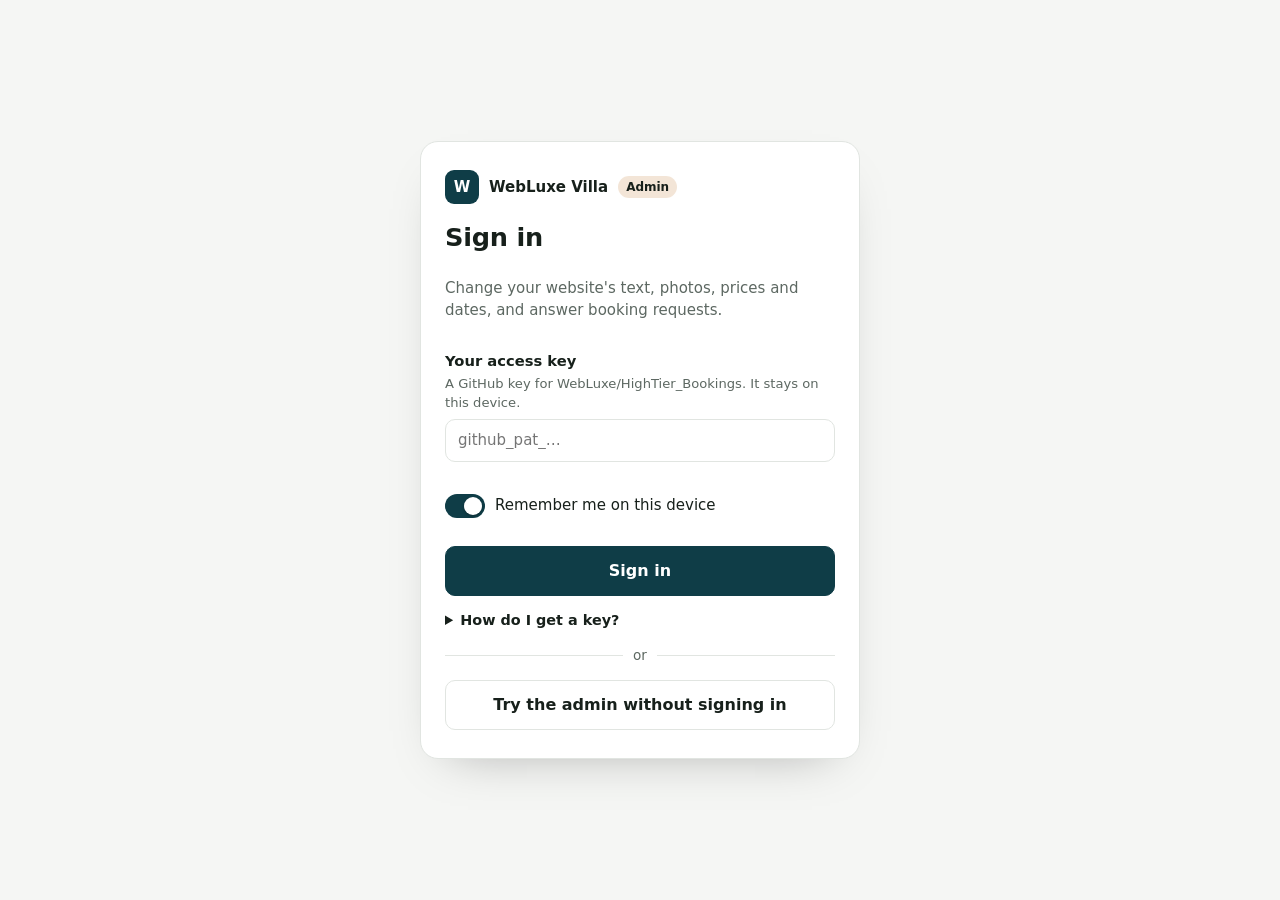
<file: admin/index.html>
<!doctype html>
<html lang="en">
<head>
<meta charset="utf-8">
<meta name="viewport" content="width=device-width, initial-scale=1, viewport-fit=cover">
<meta name="robots" content="noindex, nofollow">
<title>Admin</title>
<link rel="icon" href="../assets/favicon.svg" type="image/svg+xml">
<link rel="stylesheet" href="admin.css?v=458e4c149f">
</head>
<body>
<div id="adm"><noscript><p style="padding:24px">The admin panel needs JavaScript.</p></noscript></div>
<script src="../config.js?v=458e4c149f"></script>
<script src="../data/site.js"></script>
<script src="admin.js?v=458e4c149f"></script>
<script>document.title = ((window.SITE || {}).name || 'Website') + ' · Admin'; window.ADMIN_START();</script>
</body>
</html>
</file>
<file: admin/admin.css>
/* WebLuxe admin panel. --p and --a come from the site's brand colours. */
:root { --p: #1e3f31; --a: #c98a4b; --bg: #f5f6f4; --card: #fff; --text: #17201b; --text-2: #5d6862; --line: #e1e5e1; --ok: #12804a; --err: #b42318; --r: 12px; color-scheme: light; }
@media (prefers-color-scheme: dark) { :root:not([data-theme="light"]) { --bg: #0f1412; --card: #171e1b; --text: #eef2ef; --text-2: #a7b2ac; --line: #28322d; color-scheme: dark; } }
*, *::before, *::after { box-sizing: border-box; }
html, body { margin: 0; }
body { font: 15px/1.5 system-ui, -apple-system, "Segoe UI", Roboto, sans-serif; color: var(--text); background: var(--bg); -webkit-font-smoothing: antialiased; }
h1 { font-size: 1.6rem; margin: 0 0 6px; letter-spacing: -.01em; }
a { color: inherit; }
button, input, select, textarea { font: inherit; color: inherit; }
img { display: block; max-width: 100%; }
[hidden] { display: none !important; }
:focus-visible { outline: 3px solid color-mix(in srgb, var(--a) 70%, transparent); outline-offset: 2px; }
.loading { padding: 40px; text-align: center; color: var(--text-2); }

.btn { display: inline-flex; align-items: center; justify-content: center; gap: 6px; min-height: 42px; padding: 0 16px; border-radius: 10px; border: 1px solid var(--line); background: var(--card); font-weight: 600; text-decoration: none; cursor: pointer; white-space: nowrap; }
.btn:hover { border-color: color-mix(in srgb, var(--text) 30%, transparent); }
.btn-p { background: var(--p); border-color: var(--p); color: #fff; }
.btn-p:hover { filter: brightness(1.12); border-color: var(--p); }
.btn-q { background: transparent; }
.btn-s { min-height: 36px; padding: 0 12px; font-size: .9rem; }
.btn-l { min-height: 50px; width: 100%; font-size: 1rem; }
.btn[disabled] { opacity: .6; cursor: progress; }
.row { display: flex; flex-wrap: wrap; align-items: center; gap: 8px; margin: 10px 0; }

/* sign in */
.login { min-height: 100vh; display: grid; place-items: center; padding: 20px 16px; }
.lcard { width: min(100%, 440px); background: var(--card); border: 1px solid var(--line); border-radius: 18px; padding: 28px 24px; display: grid; gap: 14px; box-shadow: 0 20px 50px -30px rgb(0 0 0 / .35); }
.lcard form { display: grid; gap: 14px; }
.brand { display: flex; align-items: center; gap: 10px; margin: 0; text-decoration: none; }
.brand span { width: 34px; height: 34px; display: grid; place-items: center; border-radius: 9px; background: var(--p); color: #fff; font-weight: 700; }
.brand small { padding: 2px 8px; border-radius: 99px; background: color-mix(in srgb, var(--a) 22%, transparent); font-weight: 600; font-size: .75rem; }
.intro { margin: 0 0 14px; color: var(--text-2); }
.how { font-size: .9rem; color: var(--text-2); }
.how summary { cursor: pointer; font-weight: 600; color: var(--text); }
.how ol { padding-left: 18px; display: grid; gap: 6px; }
.demo-or { display: flex; align-items: center; gap: 10px; color: var(--text-2); font-size: .85rem; margin: 0; }
.demo-or::before, .demo-or::after { content: ""; flex: 1; height: 1px; background: var(--line); }

/* layout */
.top { position: sticky; top: 0; z-index: 20; display: flex; align-items: center; gap: 12px; padding: 10px 16px; background: var(--card); border-bottom: 1px solid var(--line); }
.top .brand b { max-width: 30vw; overflow: hidden; text-overflow: ellipsis; white-space: nowrap; }
.st { margin: 0 0 0 auto; font-size: .82rem; color: var(--ok); white-space: nowrap; }
.st::before { content: "● "; }
.st-dirty { color: #b26a00; }
.tools { display: flex; align-items: center; gap: 8px; }
.me { position: relative; }
.me summary { list-style: none; cursor: pointer; }
.me summary::-webkit-details-marker { display: none; }
.me summary img, .me summary i { width: 36px; height: 36px; border-radius: 50%; display: grid; place-items: center; background: var(--line); font-style: normal; font-weight: 700; }
.me > div { position: absolute; right: 0; top: calc(100% + 8px); width: 250px; padding: 14px; display: grid; gap: 8px; background: var(--card); border: 1px solid var(--line); border-radius: var(--r); box-shadow: 0 20px 40px -20px rgb(0 0 0 / .4); }
.me p { margin: 0 0 4px; font-size: .9rem; }
.body { display: grid; grid-template-columns: 220px minmax(0, 1fr); align-content: start; min-height: calc(100vh - 61px); }
.nav { display: flex; flex-direction: column; gap: 2px; padding: 14px 10px; border-right: 1px solid var(--line); background: var(--card); position: sticky; top: 61px; height: calc(100vh - 61px); overflow: auto; }
.nav button { display: flex; align-items: center; gap: 10px; min-height: 42px; padding: 0 12px; border: 0; border-radius: 10px; background: none; text-align: left; font-weight: 500; cursor: pointer; }
.nav button span { width: 22px; text-align: center; }
.nav button:hover { background: var(--bg); }
.nav button[aria-current] { background: color-mix(in srgb, var(--p) 12%, transparent); color: var(--p); font-weight: 650; }
@media (prefers-color-scheme: dark) { .nav button[aria-current] { color: var(--text); background: color-mix(in srgb, var(--p) 45%, transparent); } }
.pane { padding: 24px clamp(16px, 4vw, 40px) 80px; max-width: 900px; }
@media (max-width: 820px) {
  .top { flex-wrap: wrap; gap: 8px; }
  .st { order: 3; flex-basis: 100%; margin: 0; }
  .tools { margin-left: auto; }
  .top .brand small { display: none; }
  .body { grid-template-columns: 1fr; grid-template-rows: auto 1fr; }
  .nav button { min-height: 40px; }
  .nav { position: sticky; top: 0; z-index: 10; flex-direction: row; height: auto; overflow-x: auto; border-right: 0; border-bottom: 1px solid var(--line); padding: 8px; scrollbar-width: none; }
  .nav::-webkit-scrollbar { display: none; }
  .nav button { flex: none; white-space: nowrap; }
  .pane { padding-top: 18px; }
}

/* fields */
.fl { display: grid; gap: 6px; margin: 0 0 18px; }
.lb { font-weight: 650; font-size: .92rem; display: grid; gap: 2px; }
.lb small { font-weight: 400; color: var(--text-2); font-size: .82rem; }
.fl input, .fl select, .fl textarea, .row input { width: 100%; min-height: 42px; padding: 9px 12px; border: 1px solid var(--line); border-radius: 10px; background: var(--card); }
.row input { width: auto; flex: 1 1 200px; }
.fl textarea { resize: vertical; min-height: 84px; }
.fl input:focus, .fl select:focus, .fl textarea:focus { outline: none; border-color: var(--p); box-shadow: 0 0 0 3px color-mix(in srgb, var(--p) 18%, transparent); }
.langs { display: grid; gap: 8px; }
@media (min-width: 900px) { .langs:has(> :nth-child(2)) { grid-template-columns: 1fr 1fr; } }
.lg { position: relative; display: block; }
.lg i { position: absolute; left: 10px; top: 11px; font: 700 .68rem/1 system-ui; letter-spacing: .06em; color: var(--text-2); pointer-events: none; }
.lg input, .lg textarea { padding-left: 34px !important; }
.fl-n .num { display: flex; align-items: center; gap: 8px; max-width: 220px; }
.fl-n em { font-style: normal; color: var(--text-2); }
.fl-md span { display: flex; gap: 6px; max-width: 220px; }
.hint { color: var(--text-2); font-size: .86rem; margin: 0; }
.note { padding: 12px 14px; border-radius: 10px; background: color-mix(in srgb, var(--a) 16%, transparent); margin: 0 0 18px; font-size: .92rem; }
.grp { border: 1px solid var(--line); border-radius: var(--r); padding: 14px 16px 2px; margin: 0 0 18px; background: var(--card); }
.grp legend { font-weight: 700; padding: 0 6px; }
.grp .hint { margin-bottom: 12px; }
.tg { display: inline-flex; align-items: center; gap: 10px; cursor: pointer; margin: 0 0 14px; font-weight: 500; }
.tg input { position: absolute; opacity: 0; }
.tg span { width: 40px; height: 24px; border-radius: 99px; background: var(--line); position: relative; transition: background .2s; flex: none; }
.tg span::after { content: ""; position: absolute; left: 3px; top: 3px; width: 18px; height: 18px; border-radius: 50%; background: #fff; transition: transform .2s; box-shadow: 0 1px 3px rgb(0 0 0 / .3); }
.tg input:checked + span { background: var(--p); }
.tg input:checked + span::after { transform: translateX(16px); }
.tg input:focus-visible + span { outline: 3px solid color-mix(in srgb, var(--a) 70%, transparent); outline-offset: 2px; }

/* lists */
.items { list-style: none; padding: 0; margin: 0 0 4px; display: grid; gap: 8px; }
.items > li > details { background: var(--card); border: 1px solid var(--line); border-radius: var(--r); }
.items summary { display: flex; align-items: center; gap: 8px; padding: 8px 8px 8px 14px; cursor: pointer; list-style: none; min-height: 48px; }
.items summary::-webkit-details-marker { display: none; }
.items summary b { flex: 1; min-width: 0; overflow: hidden; text-overflow: ellipsis; white-space: nowrap; }
.items summary b::before { content: "▸ "; color: var(--text-2); }
.items details[open] > summary b::before { content: "▾ "; }
.sub { padding: 6px 14px 4px; border-top: 1px solid var(--line); }
.sub .fl-list .items > li > details { background: var(--bg); }
.ia { display: flex; gap: 4px; flex: none; }
.ib { width: 34px; height: 34px; display: grid; place-items: center; border: 1px solid var(--line); border-radius: 8px; background: var(--card); cursor: pointer; font-size: .9rem; }
.ib-del:hover { border-color: var(--err); color: var(--err); }
/* photos */
.img1 { display: grid; grid-template-columns: 140px minmax(0, 1fr); gap: 14px; align-items: start; }
.img1 > img, .noimg { width: 140px; aspect-ratio: 4 / 3; object-fit: cover; border-radius: 10px; background: var(--line); display: grid; place-items: center; color: var(--text-2); font-size: .85rem; }
.img1 .btn { margin-bottom: 10px; }
@media (max-width: 520px) { .img1 { grid-template-columns: 1fr; } }
.imgs { list-style: none; padding: 0; margin: 0; display: grid; grid-template-columns: repeat(auto-fill, minmax(150px, 1fr)); gap: 10px; }
.imgs li { position: relative; background: var(--card); border: 1px solid var(--line); border-radius: var(--r); overflow: hidden; }
.imgs img { width: 100%; aspect-ratio: 4 / 3; object-fit: cover; }
.imgs .ia { position: absolute; top: 6px; right: 6px; }
.imgs .ib { width: 30px; height: 30px; background: color-mix(in srgb, var(--card) 88%, transparent); }
.imgs details { padding: 6px 10px; font-size: .85rem; }
.imgs details summary { cursor: pointer; color: var(--text-2); }
.imgs details .fl { margin: 8px 0; }
.imgs .add label { display: grid; place-items: center; min-height: 150px; height: 100%; cursor: pointer; color: var(--p); font-weight: 650; border: 2px dashed var(--line); border-radius: var(--r); }
/* dates */
.dates { list-style: none; padding: 0; margin: 0; display: grid; gap: 8px; }
.dates li { display: grid; grid-template-columns: repeat(2, minmax(0, 1fr)) minmax(0, 1.4fr) auto auto; gap: 8px; align-items: end; padding: 10px; background: var(--card); border: 1px solid var(--line); border-radius: var(--r); }
.dates li.past { opacity: .55; }
.dates li.empty { display: block; color: var(--text-2); }
.dates label { display: grid; gap: 4px; font-size: .78rem; color: var(--text-2); }
.dates input { min-height: 40px; padding: 6px 10px; border: 1px solid var(--line); border-radius: 8px; background: var(--card); width: 100%; }
.dates em { font-style: normal; font-size: .85rem; color: var(--text-2); padding-bottom: 10px; white-space: nowrap; }
@media (max-width: 640px) { .dates li { grid-template-columns: 1fr 1fr; } .dates .dn { grid-column: 1 / -1; } }
.av-room { margin-bottom: 26px; }
.av-room h2 { font-size: 1.1rem; margin: 0 0 8px; }
/* inbox */
.inbox { list-style: none; padding: 0; margin: 0 0 22px; display: grid; gap: 10px; }
.inbox > li { padding: 14px 16px; background: var(--card); border: 1px solid var(--line); border-left: 4px solid var(--a); border-radius: var(--r); display: grid; gap: 6px; }
.inbox > li.ib-confirmed { border-left-color: var(--ok); }
.inbox > li.ib-declined { border-left-color: var(--line); opacity: .7; }
.inbox > li.ib-replied { border-left-color: #6b8fd6; }
.inbox > li.empty { border-left-color: var(--line); color: var(--text-2); }
.ib-top { display: flex; flex-wrap: wrap; align-items: center; gap: 8px; }
.ib-top time { margin-left: auto; font-size: .82rem; color: var(--text-2); }
.badge { font-size: .74rem; font-weight: 650; padding: 2px 8px; border-radius: 99px; background: var(--bg); border: 1px solid var(--line); }
.inbox p { margin: 0; }
.ib-msg { padding: 8px 10px; border-radius: 8px; background: var(--bg); font-size: .92rem; }
.ib-act { display: flex; flex-wrap: wrap; gap: 6px; align-items: center; margin-top: 4px !important; }
.ib-act select { min-height: 36px; border: 1px solid var(--line); border-radius: 8px; background: var(--card); padding: 0 8px; }
/* staff */
.staff { list-style: none; padding: 0; margin: 0 0 20px; display: grid; gap: 8px; }
.staff li { display: flex; align-items: center; gap: 10px; padding: 10px 12px; background: var(--card); border: 1px solid var(--line); border-radius: var(--r); }
.staff img, .staff i { width: 32px; height: 32px; border-radius: 50%; background: var(--line); }
.staff .btn { margin-left: auto; }
/* toast */
.toast { position: fixed; left: 50%; bottom: 20px; transform: translateX(-50%); z-index: 50; width: min(92vw, 520px); padding: 12px 16px; border-radius: 12px; background: #17201b; color: #fff; box-shadow: 0 20px 40px -16px rgb(0 0 0 / .5); font-size: .92rem; }
.lcard .toast { position: static; transform: none; width: auto; }
.t-ok { background: var(--ok); } .t-err { background: var(--err); }
</file>
